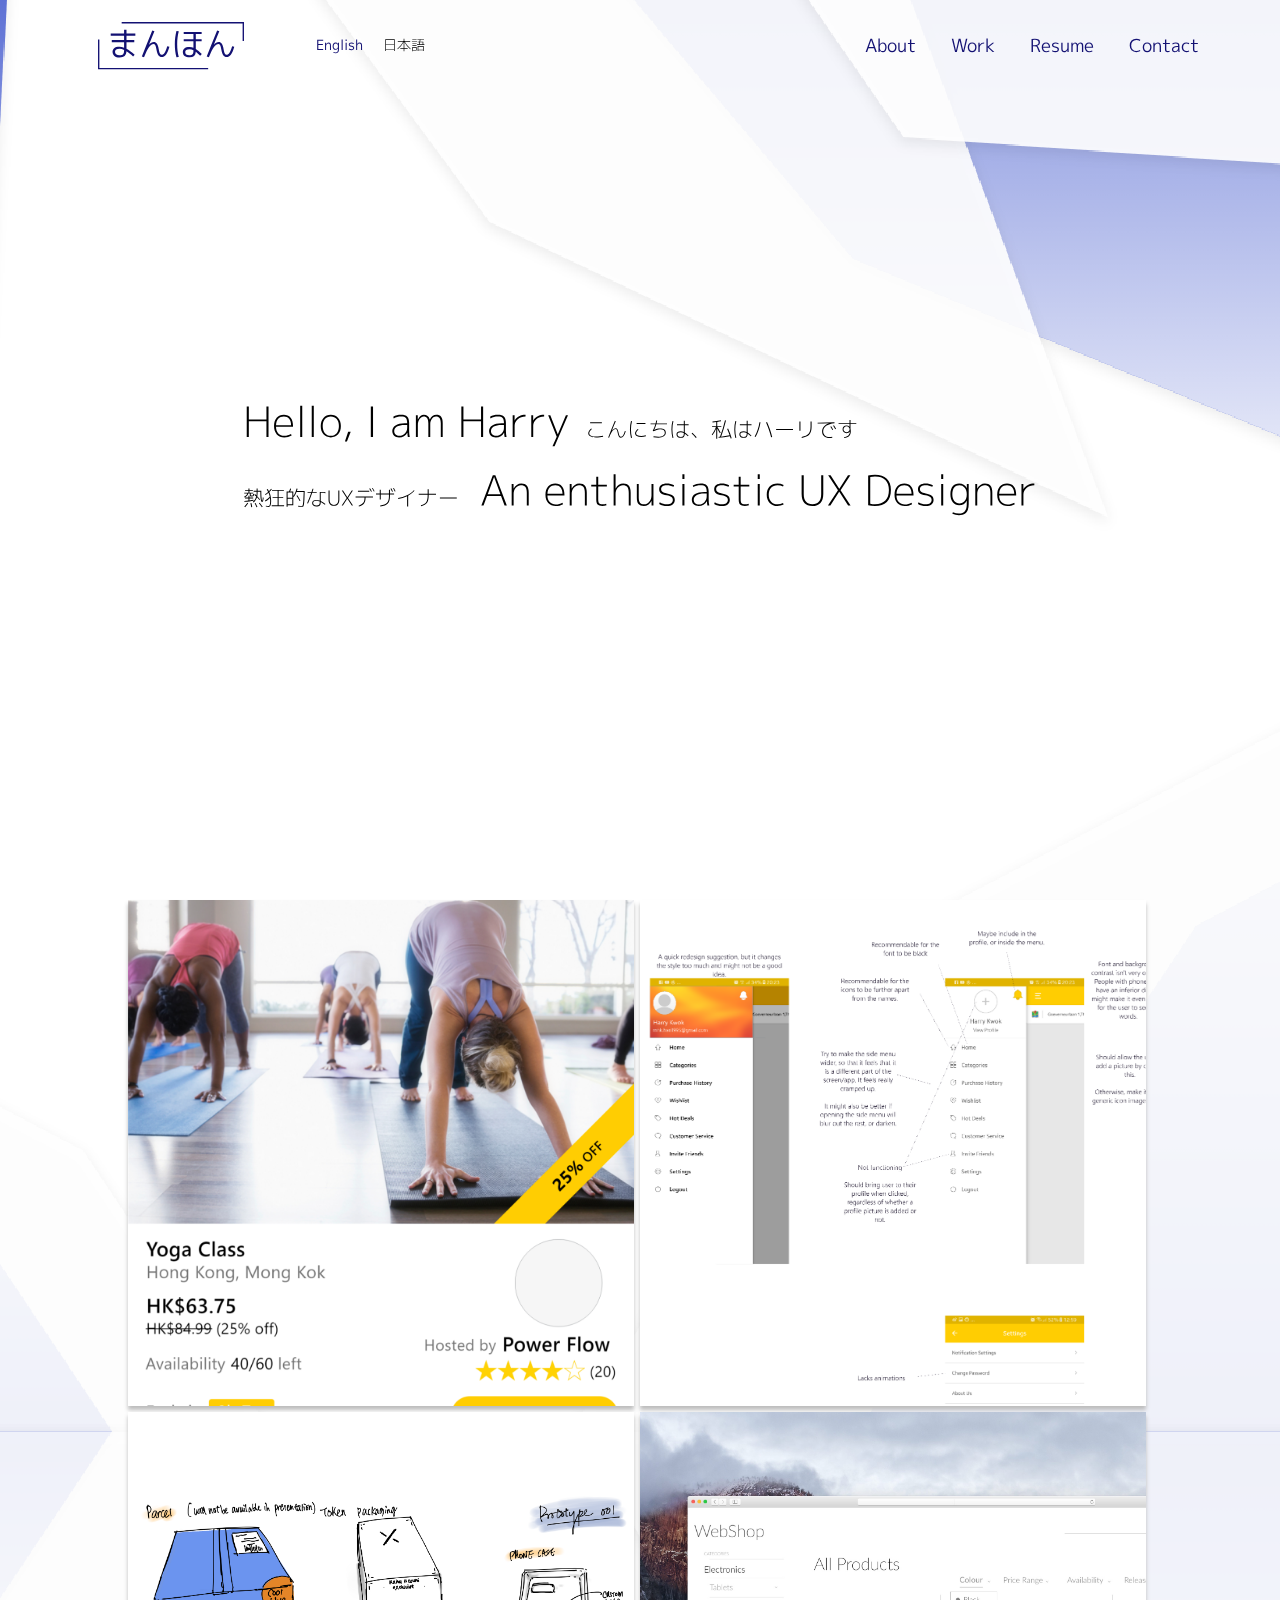
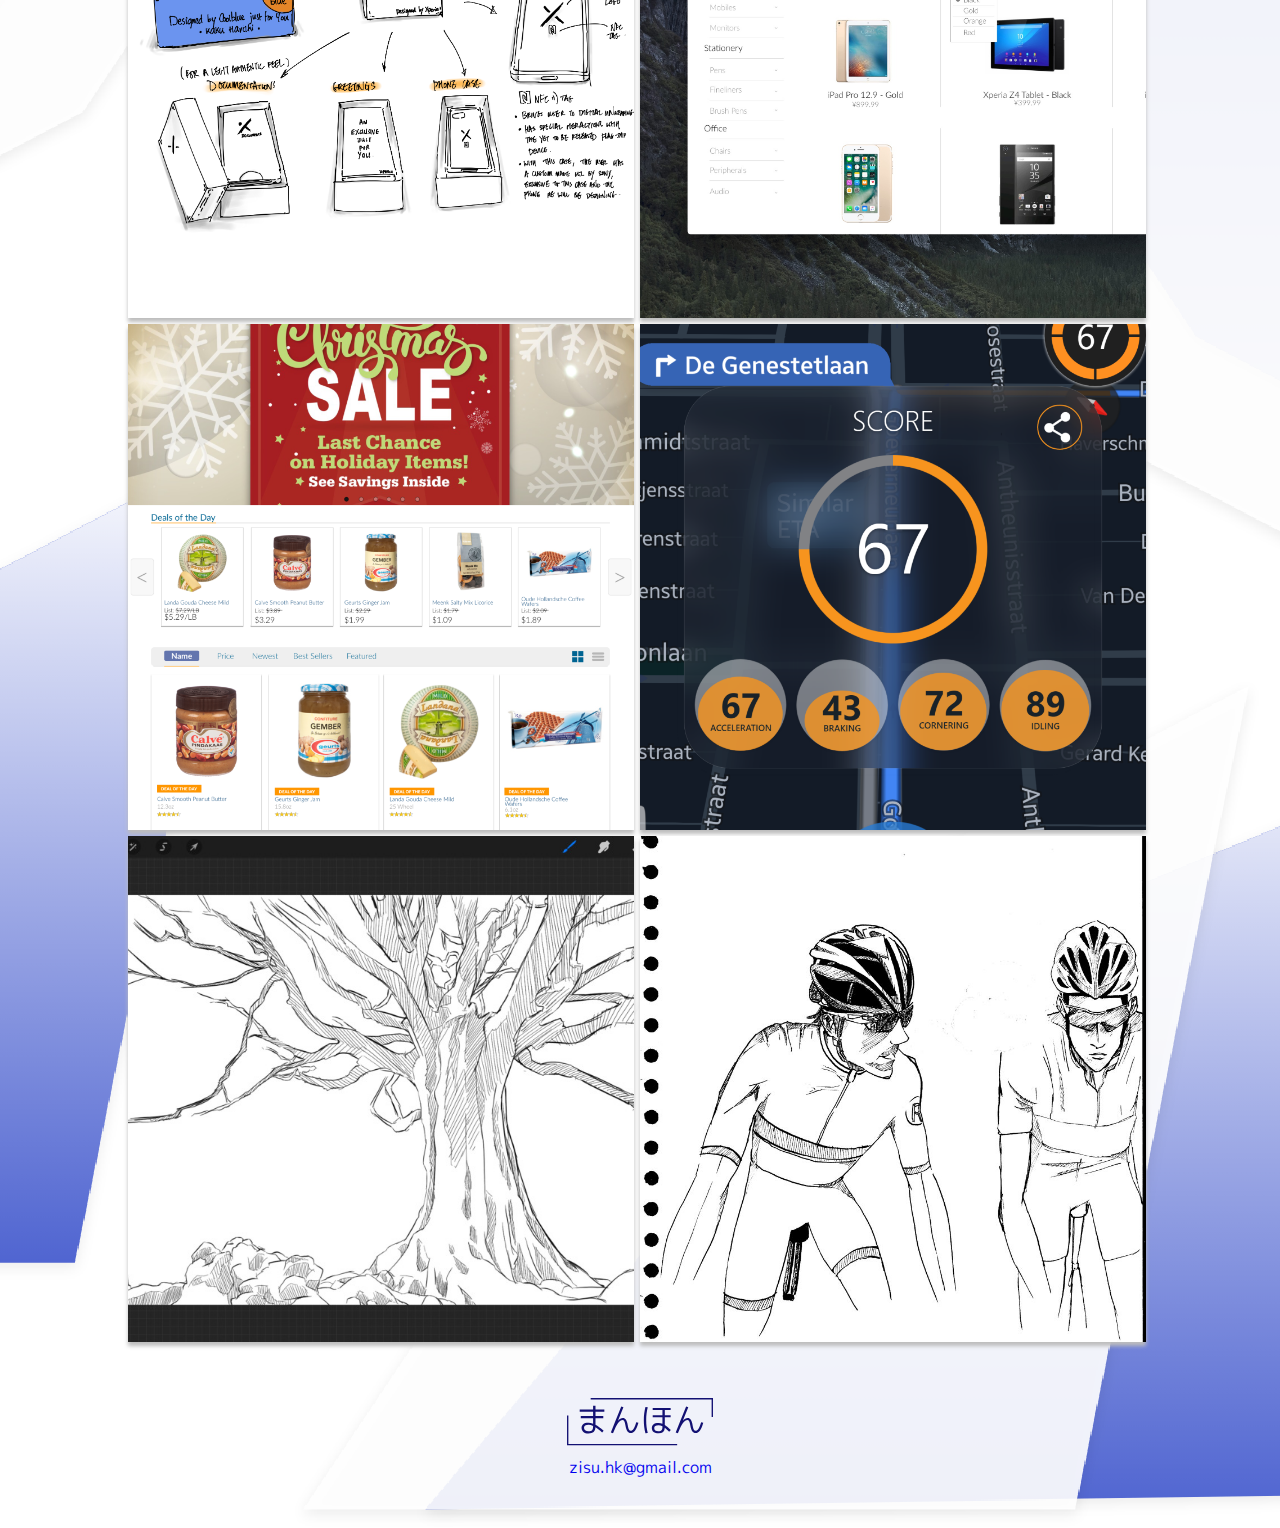
<file: index.html>
<!DOCTYPE <!DOCTYPE html>
<html>
<head>
    <meta charset="utf-8" />
    <meta http-equiv="X-UA-Compatible" content="IE=edge">
    <meta name="viewport" content="width=device-width, initial-scale=1">
    <link rel="stylesheet" type="text/css" media="screen" href="styles/main.css" />
    <link href="https://fonts.googleapis.com/css?family=M+PLUS+1p:300,400,500,700" rel="stylesheet">
    <title>Kwok Man Hon まんほん</title>

    
</head>
<body>
    <div id="hero-container">
        <div id="top-navigation">
            <div id="langToggle">
                <a href="index.html"><img id="logo" src="assets/minimalLogo.svg" alt="black and white stroke Logo"></a>
                <a id="en" href="index.html"><strong>English</strong></a>
                <a id="jp" href="indexjp.html">日本語</a>
            </div>
            
            <ul>
                <a class="navLink" id="about" href="about.html">About</a>
                <a class="navLink" id="work" href="work.html">Work</a>
                <a class="navLink" id="resume" href="resume.html">Resume</a>
                <a class="navLink" id="contact">Contact</a>
            </ul>
        </div>
        <img id="hero-img" src="assets/hero.svg" alt="hero-caption">
    </div>

    <div id="thumbnail-container">
            <div class="thumbnail-box"></div>
            <div class="thumbnail-box"></div>
            <a class="thumbnail-box" href="https://harrykwokblog.wordpress.com/2017/06/07/bespoke-design-for-gifting-experience/"></a>
            <a class="thumbnail-box" href="https://harrykwokblog.wordpress.com/2017/03/17/interaction-design-2-conditional-assignments-for-march-17th-2017/"></a>
            <a class="thumbnail-box" href="https://harrykwokblog.wordpress.com/2017/06/08/interaction-design-2-website-redesign/"></a>
            <a class="thumbnail-box" href="https://harrykwokblog.wordpress.com/2017/07/24/research-and-design-tomtom-curfer/"></a>
            <a class="thumbnail-box" href="https://harrykwokblog.wordpress.com/2017/03/17/interaction-design-2-conditional-assignments-for-march-17th-2017/"></a>
            <a class="thumbnail-box" href="https://harrykwokblog.wordpress.com/2016/04/21/completed-animations-and-scrapped-animations/"></div></a>
    </div>

    <footer>
        <img src="assets/minimalLogo.svg" alt="red and blue logo">
        <a href="mailto:zisu.hk@email.com">zisu.hk@gmail.com</a>
    </footer>
    <script src="main.js"></script>
</body>
</html>
</file>
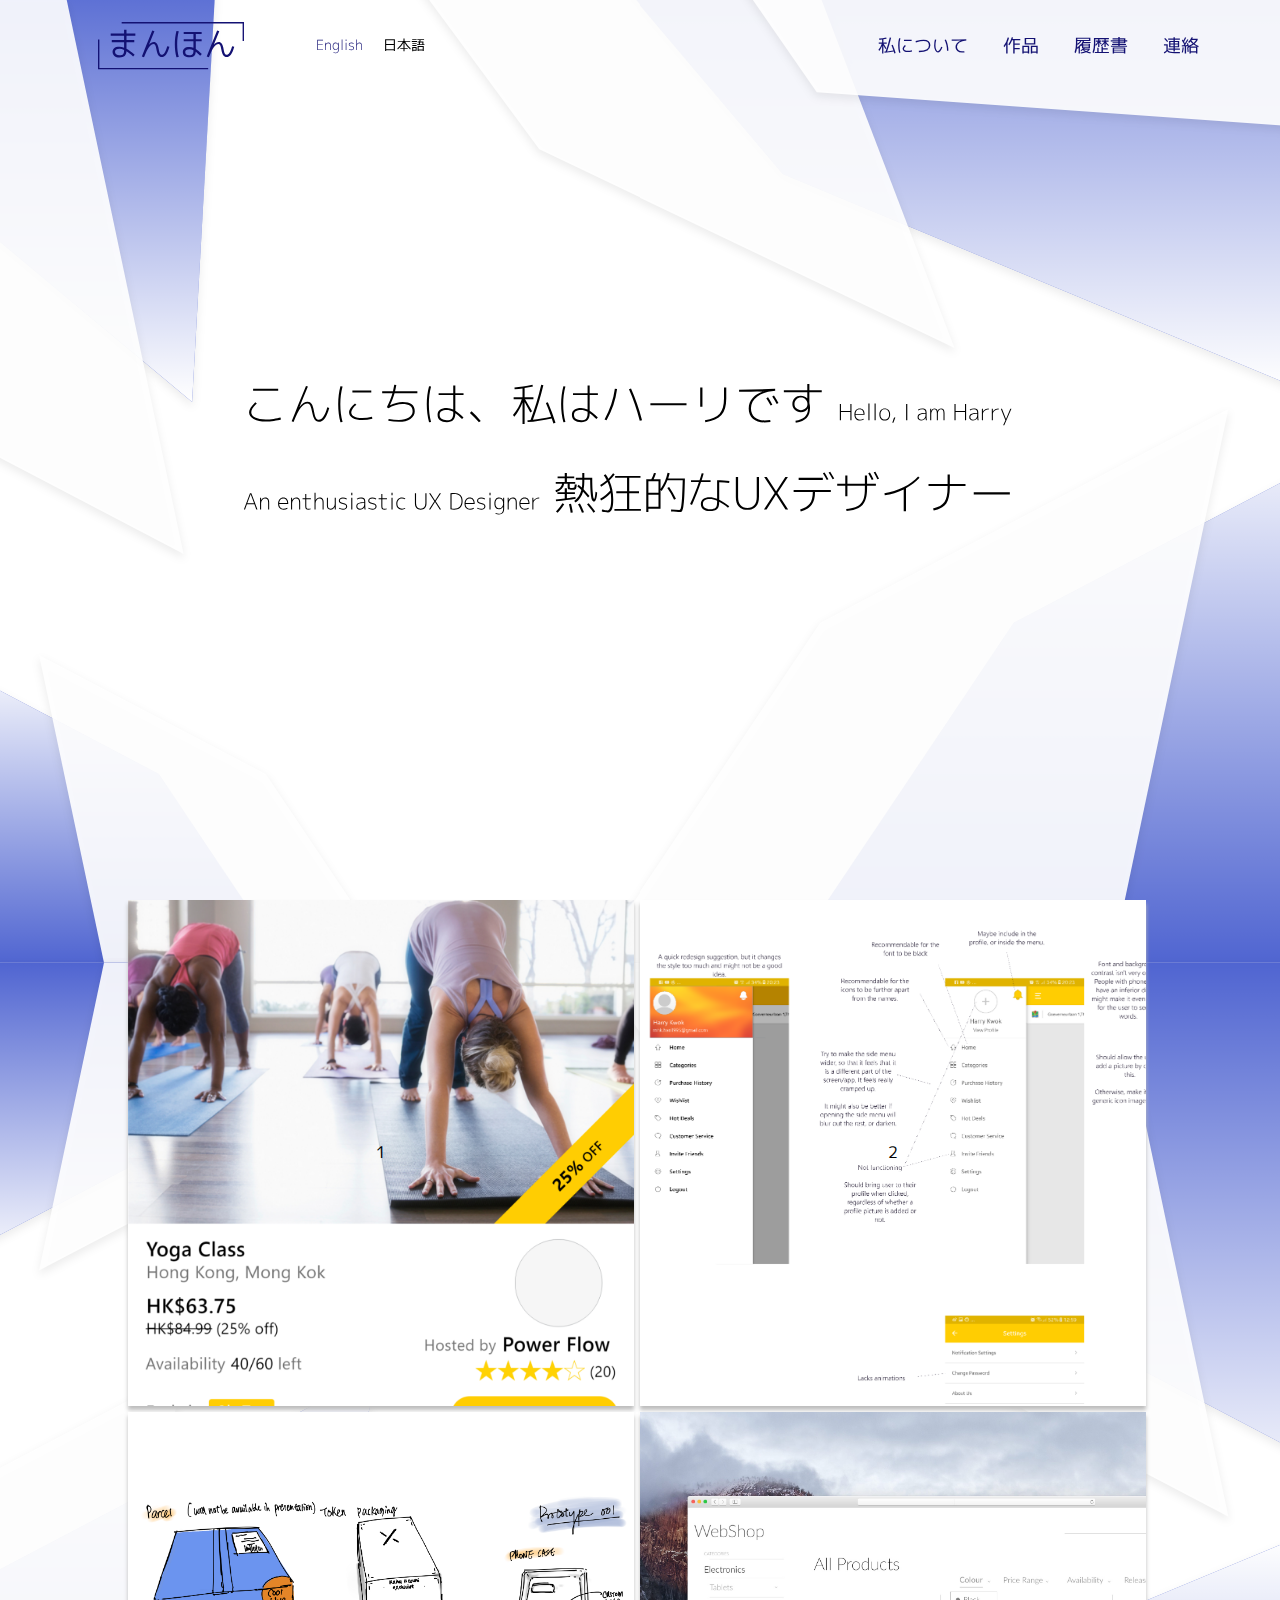
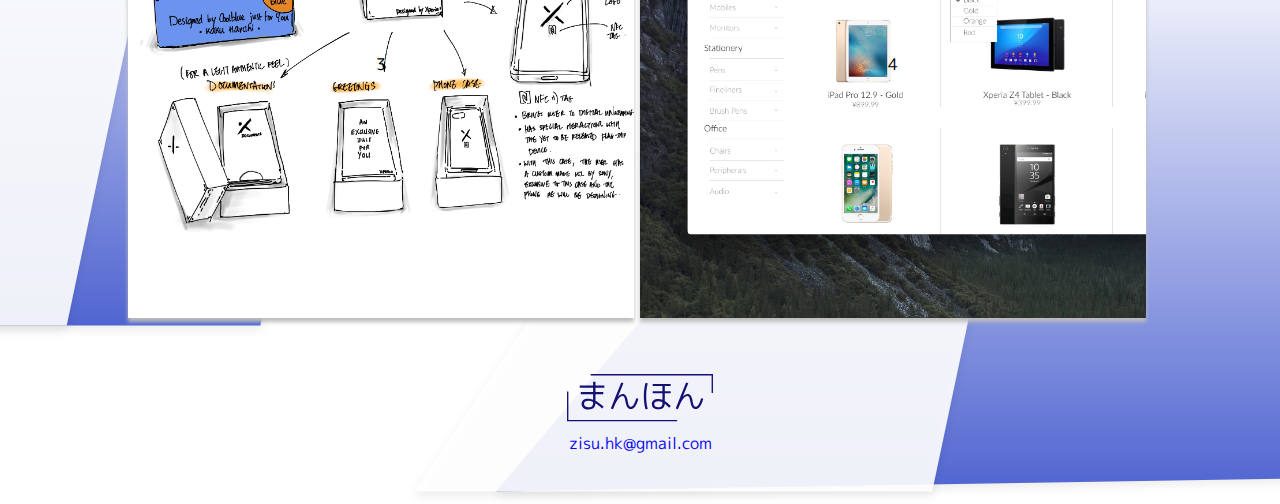
<file: indexjp.html>
<!DOCTYPE <!DOCTYPE html>
<html>
<head>
    <meta charset="utf-8" />
    <meta http-equiv="X-UA-Compatible" content="IE=edge">
    <meta name="viewport" content="width=device-width, initial-scale=1">
    <link rel="stylesheet" type="text/css" media="screen" href="styles/main.css" />
    <link href="https://fonts.googleapis.com/css?family=M+PLUS+1p:300,400,500,700" rel="stylesheet">
    <title>まんほん</title>
    
</head>
<body>
    <div id="hero-container">
        <div id="top-navigation">
            <div id="langToggle">
               <a href="indexjp.html"><img id="logo" src="assets/minimalLogo.svg" alt="black and white stroke Logo"></a>
                <a id="en" href="index.html">English</a>
                <a id="jp"><strong>日本語</strong></a>
            </div>
            
            <ul>
                <a class="navLink" id="about">私について</a>
                <a class="navLink" id="work">作品</a>
                <a class="navLink" id="resume">履歴書</a>
                <a class="navLink" id="contact">連絡</a>
            </ul>
        </div>
        <img id="hero-img" src="assets/herojp.svg" alt="hero-caption">
    </div>

    <div id="thumbnail-container">
        <div class="thumbnail-box">1</div>
        <div class="thumbnail-box">2</div>
        <div class="thumbnail-box">3</div>
        <div class="thumbnail-box">4</div>
    </div>

    <footer>
        <img src="assets/minimalLogo.svg" alt="red and blue logo">
        <a href="mailto:zisu.hk@email.com">zisu.hk@gmail.com</a>
    </footer>
    <script src="main.js"></script>
</body>
</html>
</file>
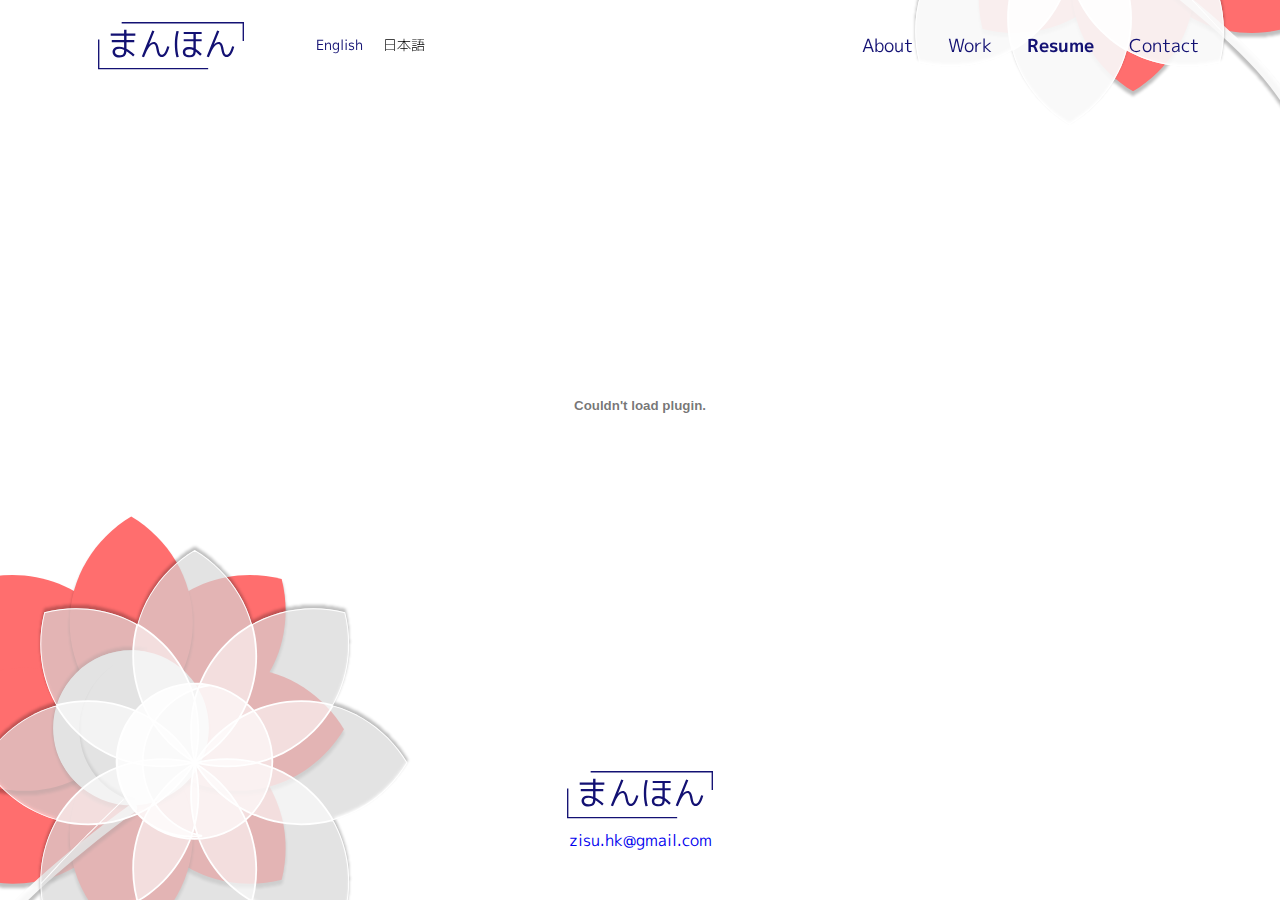
<file: resume.html>
<!DOCTYPE <!DOCTYPE html>
<html>
<head>
    <meta charset="utf-8" />
    <meta http-equiv="X-UA-Compatible" content="IE=edge">
    <meta name="viewport" content="width=device-width, initial-scale=1">
    <link rel="stylesheet" type="text/css" media="screen" href="styles/resume.css" />
    <link href="https://fonts.googleapis.com/css?family=M+PLUS+1p:300,400,500,700" rel="stylesheet">
    <title>まんほん Resume</title>
    
</head>
<body>
    <div id="hero-container">
        <div id="top-navigation">
            <div id="langToggle">
                <a href="index.html"><img id="logo" src="assets/minimalLogo.svg" alt="black and white stroke Logo"></a>
                <a id="en" href="index.html"><strong>English</strong></a>
                <a id="jp" href="indexjp.html">日本語</a>
            </div>
            
            <ul>
                <a class="navLink" id="about" href="about.html">About</a>
                <a class="navLink" id="work" href="work.html">Work</a>
                <a class="navLink" id="resumepage" href="resume.html">Resume</a>
                <a class="navLink" id="contact">Contact</a>
            </ul>
        </div>
        <embed id="resume" src="assets/Resume.pdf"/>
        <footer>
                <img src="assets/minimalLogo.svg" alt="red and blue logo">
                <a href="mailto:zisu.hk@email.com">zisu.hk@gmail.com</a>
            </footer>
    </div>

    
    <script src="main.js"></script>
</body>
</html>
</file>
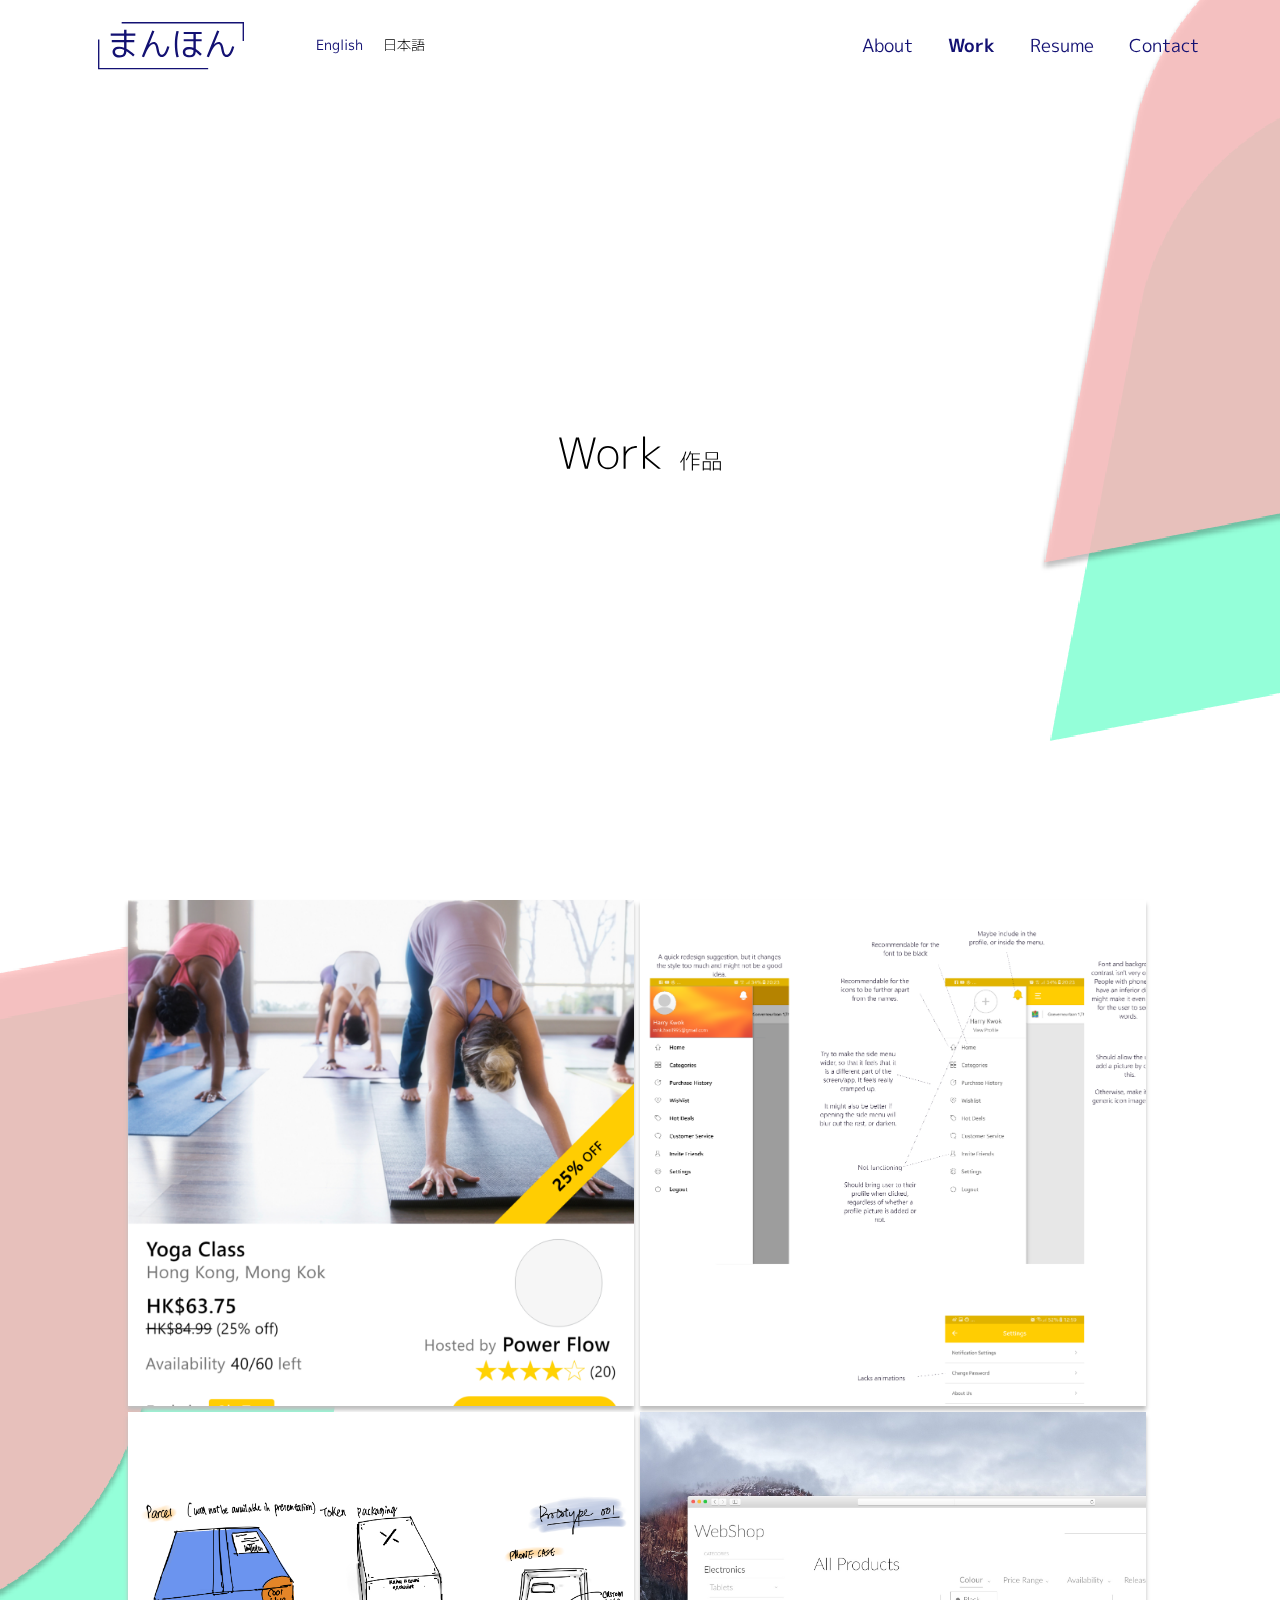
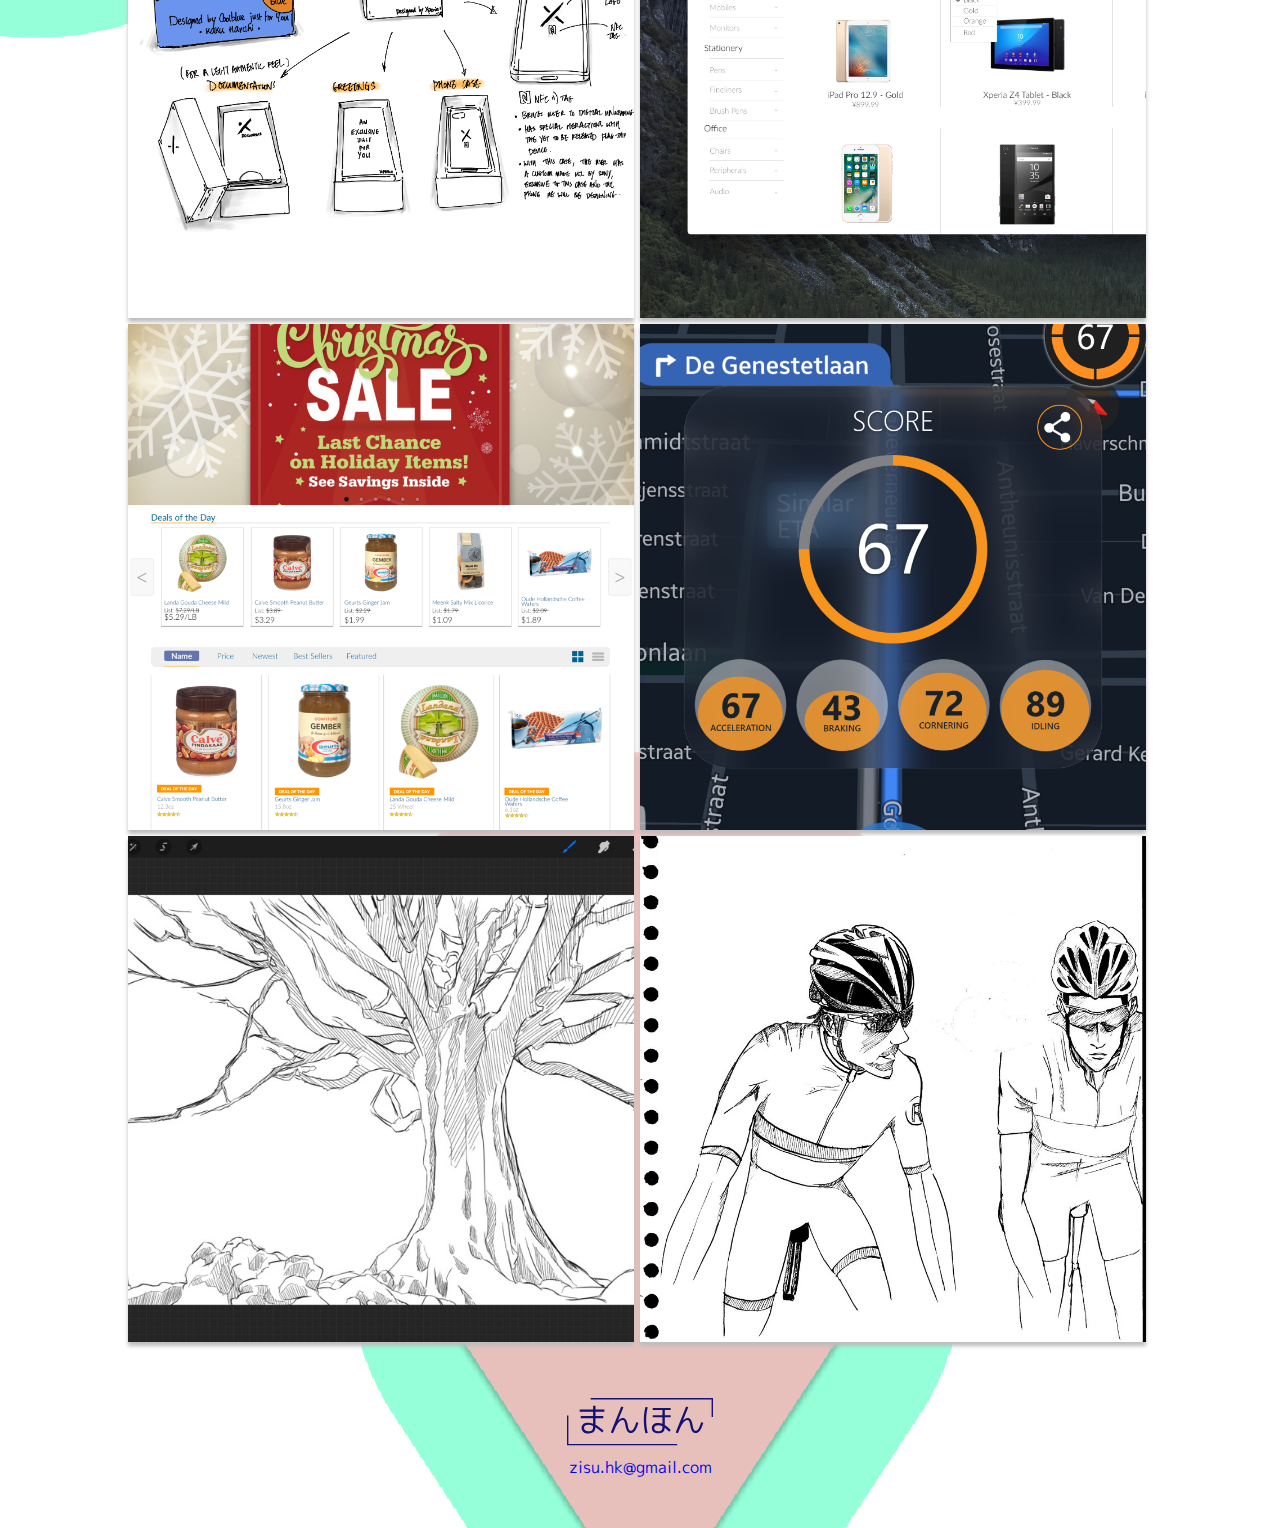
<file: work.html>
<!DOCTYPE <!DOCTYPE html>
<html>
<head>
    <meta charset="utf-8" />
    <meta http-equiv="X-UA-Compatible" content="IE=edge">
    <meta name="viewport" content="width=device-width, initial-scale=1">
    <link rel="stylesheet" type="text/css" media="screen" href="styles/work.css" />
    <link href="https://fonts.googleapis.com/css?family=M+PLUS+1p:300,400,500,700" rel="stylesheet">
    <title>まんほん Work</title>
    
</head>
<body>
    <div id="hero-container">
        <div id="top-navigation">
            <div id="langToggle">
                <a href="index.html"><img id="logo" src="assets/minimalLogo.svg" alt="black and white stroke Logo"></a>
                <a id="en" href="index.html"><strong>English</strong></a>
                <a id="jp" href="indexjp.html">日本語</a>
            </div>
            
            <ul>
                <a class="navLink" id="about" href="about.html">About</a>
                <a class="navLink" id="work" href="work.html">Work</a>
                <a class="navLink" id="resume" href="resume.html">Resume</a>
                <a class="navLink" id="contact">Contact</a>
            </ul>
        </div>
        <img id="hero-img" src="assets/heroWork.svg" alt="hero-caption">
    </div>

    <div id="thumbnail-container">
        <div class="thumbnail-box"></div>
        <div class="thumbnail-box"></div>
        <a class="thumbnail-box" href="https://harrykwokblog.wordpress.com/2017/06/07/bespoke-design-for-gifting-experience/"></a>
        <a class="thumbnail-box" href="https://harrykwokblog.wordpress.com/2017/03/17/interaction-design-2-conditional-assignments-for-march-17th-2017/"></a>
        <a class="thumbnail-box" href="https://harrykwokblog.wordpress.com/2017/06/08/interaction-design-2-website-redesign/"></a>
        <a class="thumbnail-box" href="https://harrykwokblog.wordpress.com/2017/07/24/research-and-design-tomtom-curfer/"></a>
        <a class="thumbnail-box" href="https://harrykwokblog.wordpress.com/2017/03/17/interaction-design-2-conditional-assignments-for-march-17th-2017/"></a>
        <a class="thumbnail-box" href="https://harrykwokblog.wordpress.com/2016/04/21/completed-animations-and-scrapped-animations/"></div></a>
    </div>

    <footer>
        <img src="assets/minimalLogo.svg" alt="red and blue logo">
        <a href="mailto:zisu.hk@email.com">zisu.hk@gmail.com</a>
    </footer>
    <script src="main.js"></script>
</body>
</html>
</file>
<file: styles/main.css>
html {
    max-width: 100vw;
    font-family: 'M PLUS 1p', sans-serif;
    background-image: url("../assets/background3.svg"); 
    background-size: cover;
    background-repeat: repeat;
    background-position: center;
}
a {
    text-decoration: none;
}
body {
    display: flex;
    flex-direction: column;
    margin: 0;
}
footer {
    display: flex;
    flex-direction: column;
    align-items: center;
    justify-content: center;
    text-align: center;
    height: 20vh;
}
footer img {
    height: 50px;
    width: 150px;
    margin-bottom: 10px;
}

#hero-container {
    /*position: absolute;*/
    height: 100vh;
    width: 100vw;
    top:0;
    left:0;
    display: flex;
    flex-direction: column;
    justify-content: center;
    align-items: center;
}

#hero-img {
    display: block;
    margin: 0 auto;
    width: 62vw;
}
#top-navigation {
    display: flex;
    position: fixed;
    justify-content: space-between;
    align-items: center;
    /* border: 1px solid black; */
    width: 100vw;
    top:0;
    height: 90px;
}
#langToggle {
    display: flex;
    flex-direction: row;
    align-items: center;
}
#langToggle a {
    margin-right: 1.5vw;
    font-size: 14px;
    font-weight: 300;
}
#en {
    color: #131173;
}
#jp {
    color: black;
}
#top-navigation ul {
    margin-right: 4vw;
}
#top-navigation ul a {
    margin-right: 30px;
    font-size: 18px;
    font-weight: 400;
    color: #131173;
}
#logo {
    margin-left: 7.5vw; 
    height: 50px;
    width: 150px;
    margin-right: 4vw;
}
.stickyEnter {
    background-color: white;
    box-shadow:0 4px 4px rgba(189, 189, 189, 0.397);
    transition: ease 200ms;
}
.stickyExit {
    background-color: none;
    box-shadow: none;
    transition: ease 200ms;    
}
.stickylinkEnter {
    color: black;
    transition: ease 200ms;
}
.stickylinkEnter {
    color: white;
    transition: ease 200ms;
}
/* THUMBNAIL CONTENTS */
#thumbnail-container {
    display: grid;
    grid-template-columns: 1fr 1fr;
    justify-content: center;
    align-items: center;
    width: 80vw;
    margin-left: 10vw;
}
.thumbnail-box {
    display: flex;
    justify-content: center;
    align-items: center;
    /* border: 1px solid #BDBDBD; */
    /* height: 49.9vw;
    width: 49.9vw; */
    height: 39.5vw;
    width: 39.5vw;
    margin-bottom: 0.5vw;
    background-size: cover;
    box-shadow: 0 4px 4px #bdbdbd;
}
.thumbnail-box:nth-child(1) {
    background-image: url("../assets/bobuyCover.png");
    background-position: center;
}
.thumbnail-box:nth-child(2) {
    background-image: url("../assets/bobuyEvaluationCover.png");
    background-position: center;
}
.thumbnail-box:nth-child(3) {
    background-image: url("../assets/bespokeDesignCover.png");
}
.thumbnail-box:nth-child(4) {
    background-image: url("../assets/interactionDesign1Cover.JPG");
}
.thumbnail-box:nth-child(5) {
    background-image: url("../assets/interactionDesign2Cover.png");
    background-position: center;
}
.thumbnail-box:nth-child(6) {
    background-image: url("../assets/tomtomCurferCover.png");
    background-position: center;
}
.thumbnail-box:nth-child(7) {
    background-image: url("../assets/animationProjectCover.jpg");
    background-position: center;
}
.thumbnail-box:nth-child(8) {
    background-image: url("../assets/editorialCover.jpg");
    background-position: center;
}

/*-- About Page */

/* #hero-caption {
    display: flex;
    flex-direction: row;
    justify-content: center;
    align-items: center;
    font-weight: 300;
}
#hero-captionEn {
    font-size: 48px;
    margin-right: 10px;
}
#hero-captionJp {
    font-size: 24px;
} */

#hero-About {
    display: block;
    margin-top: -20vh;
    width: 40vw;
}

@media only screen and (max-width: 900px) {
    #top-navigation {
        display: flex;
        flex-direction: column;
        justify-content: center;
        align-items: center;
        height: auto;
        width: 100vw;
    }
    #hero-img {
        width: 95vw;
    }
    #logo { order: 1 ; }
    #en { order:2; }
    #jp { order:2; }
    #top-navigation ul { order: 3; }
}

@media only screen and (max-width: 500px) {
    #hero-container {
        height: 45vh;
    }
}
</file>
<file: styles/resume.css>
html {
    max-width: 100vw;
    font-family: 'M PLUS 1p', sans-serif;
    background-image: url("../assets/backgroundResume.svg"); 
    background-size: cover;
    background-repeat: repeat;
    background-position: center;
}
a {
    text-decoration: none;
}
body {
    display: flex;
    flex-direction: column;
    margin: 0;
}
footer {
    display: flex;
    flex-direction: column;
    align-items: center;
    justify-content: center;
    text-align: center;
    height: 20vh;
}
footer img {
    height: 50px;
    width: 150px;
    margin-bottom: 10px;
}
#top-navigation ul #resumepage {
    font-weight: 700;
}
#resume {
    margin-top: 10vh;
    height: 70vh;
    width: 60vw;
}
#hero-container {
    /*position: absolute;*/
    height: 100vh;
    width: 100vw;
    top:0;
    left:0;
    display: flex;
    flex-direction: column;
    justify-content: center;
    align-items: center;
}

#hero-img {
    display: block;
    margin: 0 auto;
    width: 62vw;
}
#top-navigation {
    display: flex;
    position: fixed;
    justify-content: space-between;
    align-items: center;
    /* border: 1px solid black; */
    width: 100vw;
    top:0;
    height: 90px;
}
#langToggle {
    display: flex;
    flex-direction: row;
    align-items: center;
}
#langToggle a {
    margin-right: 1.5vw;
    font-size: 14px;
    font-weight: 300;
}
#en {
    color: #131173;
}
#jp {
    color: black;
}
#top-navigation ul {
    margin-right: 4vw;
}
#top-navigation ul a {
    margin-right: 30px;
    font-size: 18px;
    font-weight: 400;
    color: #131173;
}
#logo {
    margin-left: 7.5vw; 
    height: 50px;
    width: 150px;
    margin-right: 4vw;
}
.stickyEnter {
    background-color: white;
    box-shadow:0 4px 4px rgba(189, 189, 189, 0.397);
    transition: ease 200ms;
}
.stickyExit {
    background-color: none;
    box-shadow: none;
    transition: ease 200ms;    
}
.stickylinkEnter {
    color: black;
    transition: ease 200ms;
}
.stickylinkEnter {
    color: white;
    transition: ease 200ms;
}
/* THUMBNAIL CONTENTS */
#thumbnail-container {
    display: grid;
    grid-template-columns: 1fr 1fr;
    justify-content: center;
    align-items: center;
    width: 80vw;
    margin-left: 10vw;
}
.thumbnail-box {
    display: flex;
    justify-content: center;
    align-items: center;
    /* border: 1px solid #BDBDBD; */
    /* height: 49.9vw;
    width: 49.9vw; */
    height: 39.5vw;
    width: 39.5vw;
    margin-bottom: 0.5vw;
    background-size: cover;
    box-shadow: 0 4px 4px #bdbdbd;
}
.thumbnail-box:nth-child(1) {
    background-image: url("../assets/bobuyCover.png");
    background-position: center;
}
.thumbnail-box:nth-child(2) {
    background-image: url("../assets/bobuyEvaluationCover.png");
    background-position: center;
}
.thumbnail-box:nth-child(3) {
    background-image: url("../assets/bespokeDesignCover.png");
}
.thumbnail-box:nth-child(4) {
    background-image: url("../assets/interactionDesign1Cover.JPG");
}
.thumbnail-box:nth-child(5) {
    background-image: url("../assets/interactionDesign2Cover.png");
    background-position: center;
}
.thumbnail-box:nth-child(6) {
    background-image: url("../assets/tomtomCurferCover.png");
    background-position: center;
}
.thumbnail-box:nth-child(7) {
    background-image: url("../assets/animationProjectCover.jpg");
    background-position: center;
}
.thumbnail-box:nth-child(8) {
    background-image: url("../assets/editorialCover.jpg");
    background-position: center;
}


/*-- About Page */

/* #hero-caption {
    display: flex;
    flex-direction: row;
    justify-content: center;
    align-items: center;
    font-weight: 300;
}
#hero-captionEn {
    font-size: 48px;
    margin-right: 10px;
}
#hero-captionJp {
    font-size: 24px;
} */

#hero-About {
    display: block;
    margin-top: -20vh;
    width: 40vw;
}

@media only screen and (max-width: 900px) {
    #top-navigation {
        display: flex;
        flex-direction: column;
        justify-content: center;
        align-items: center;
        height: auto;
        width: 100vw;
    }
    #hero-img {
        width: 95vw;
    }
    #logo { order: 1 ; }
    #en { order:2; }
    #jp { order:2; }
    #top-navigation ul { order: 3; }
}

@media only screen and (max-width: 500px) {
    #hero-container {
        height: 45vh;
    }
}
</file>
<file: styles/work.css>
html {
    max-width: 100vw;
    font-family: 'M PLUS 1p', sans-serif;
    background-image: url("../assets/backgroundWork.svg"); 
    background-repeat: repeat;
    background-size: cover;
    background-position: center;
}
a {
    text-decoration: none;
}
body {
    display: flex;
    flex-direction: column;
    margin: 0;
}
footer {
    display: flex;
    flex-direction: column;
    align-items: center;
    justify-content: center;
    text-align: center;
    height: 20vh;
}
footer img {
    height: 50px;
    width: 150px;
    margin-bottom: 10px;
}
#hero-container {
    /*position: absolute;*/
    height: 100vh;
    width: 100vw;
    top:0;
    left:0;
    display: flex;
    flex-direction: column;
    justify-content: center;
    align-items: center;
}

#hero-img {
    display: block;
    margin: 0 auto;
    width: 13vw;
}
#top-navigation {
    display: flex;
    position: fixed;
    justify-content: space-between;
    align-items: center;
    /* border: 1px solid black; */
    width: 100vw;
    top:0;
    height: 90px;
}
#langToggle {
    display: flex;
    flex-direction: row;
    align-items: center;
}
#langToggle a {
    margin-right: 1.5vw;
    font-size: 14px;
    font-weight: 300;
}
#en {
    color: #131173;
}
#jp {
    color: black;
}
#top-navigation ul {
    margin-right: 4vw;
}
#top-navigation ul a {
    margin-right: 30px;
    font-size: 18px;
    font-weight: 400;
    color: #131173;
}
#top-navigation ul #work {
    font-weight: 700;
}
#logo {
    margin-left: 7.5vw; 
    height: 50px;
    width: 150px;
    margin-right: 4vw;
}
.stickyEnter {
    background-color: white;
    box-shadow:0 4px 4px rgba(189, 189, 189, 0.397);
    transition: ease 200ms;
}
.stickyExit {
    background-color: none;
    box-shadow: none;
    transition: ease 200ms;    
}
.stickylinkEnter {
    color: black;
    transition: ease 200ms;
}
.stickylinkEnter {
    color: white;
    transition: ease 200ms;
}
/* THUMBNAIL CONTENTS */
#thumbnail-container {
    display: grid;
    grid-template-columns: 1fr 1fr;
    justify-content: center;
    align-items: center;
    width: 80vw;
    margin-left: 10vw;
}
.thumbnail-box {
    display: flex;
    justify-content: center;
    align-items: center;
    /* border: 1px solid #BDBDBD; */
    /* height: 49.9vw;
    width: 49.9vw; */
    height: 39.5vw;
    width: 39.5vw;
    margin-bottom: 0.5vw;
    background-size: cover;
    box-shadow: 0 4px 4px #bdbdbd;
}

.thumbnail-box:nth-child(1) {
    background-image: url("../assets/bobuyCover.png");
    background-position: center;
}
.thumbnail-box:nth-child(2) {
    background-image: url("../assets/bobuyEvaluationCover.png");
    background-position: center;
}
.thumbnail-box:nth-child(3) {
    background-image: url("../assets/bespokeDesignCover.png");
}
.thumbnail-box:nth-child(4) {
    background-image: url("../assets/interactionDesign1Cover.JPG");
}
.thumbnail-box:nth-child(5) {
    background-image: url("../assets/interactionDesign2Cover.png");
    background-position: center;
}
.thumbnail-box:nth-child(6) {
    background-image: url("../assets/tomtomCurferCover.png");
    background-position: center;
}
.thumbnail-box:nth-child(7) {
    background-image: url("../assets/animationProjectCover.jpg");
    background-position: center;
}
.thumbnail-box:nth-child(8) {
    background-image: url("../assets/editorialCover.jpg");
    background-position: center;
}


/*-- About Page */

/* #hero-caption {
    display: flex;
    flex-direction: row;
    justify-content: center;
    align-items: center;
    font-weight: 300;
}
#hero-captionEn {
    font-size: 48px;
    margin-right: 10px;
}
#hero-captionJp {
    font-size: 24px;
} */

#hero-About {
    display: block;
    margin-top: -20vh;
    width: 40vw;
}

@media only screen and (max-width: 900px) {
    #top-navigation {
        display: flex;
        flex-direction: column;
        justify-content: center;
        align-items: center;
        height: auto;
        width: 100vw;
    }
    #hero-img {
        width: 95vw;
    }
    #logo { order: 1 ; }
    #en { order:2; }
    #jp { order:2; }
    #top-navigation ul { order: 3; }
}

@media only screen and (max-width: 500px) {
    #hero-container {
        height: 45vh;
    }
}
</file>
